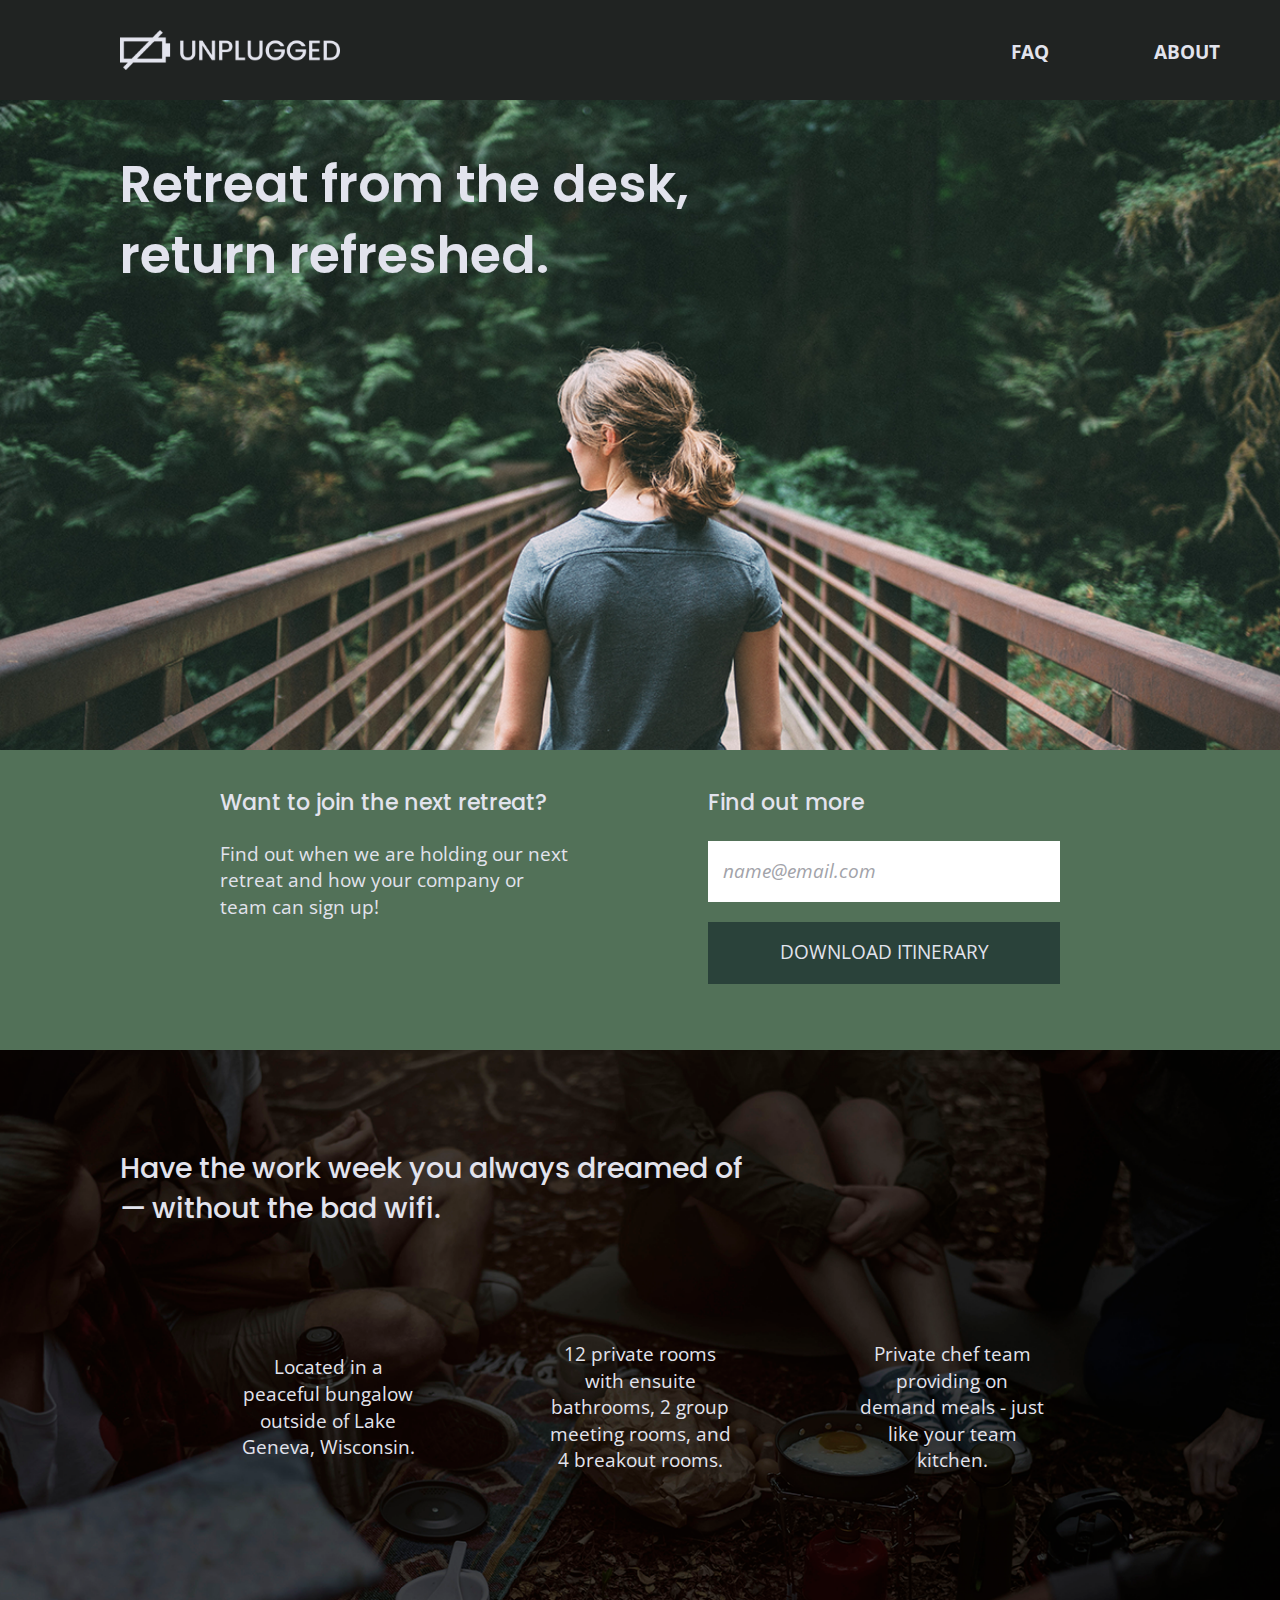
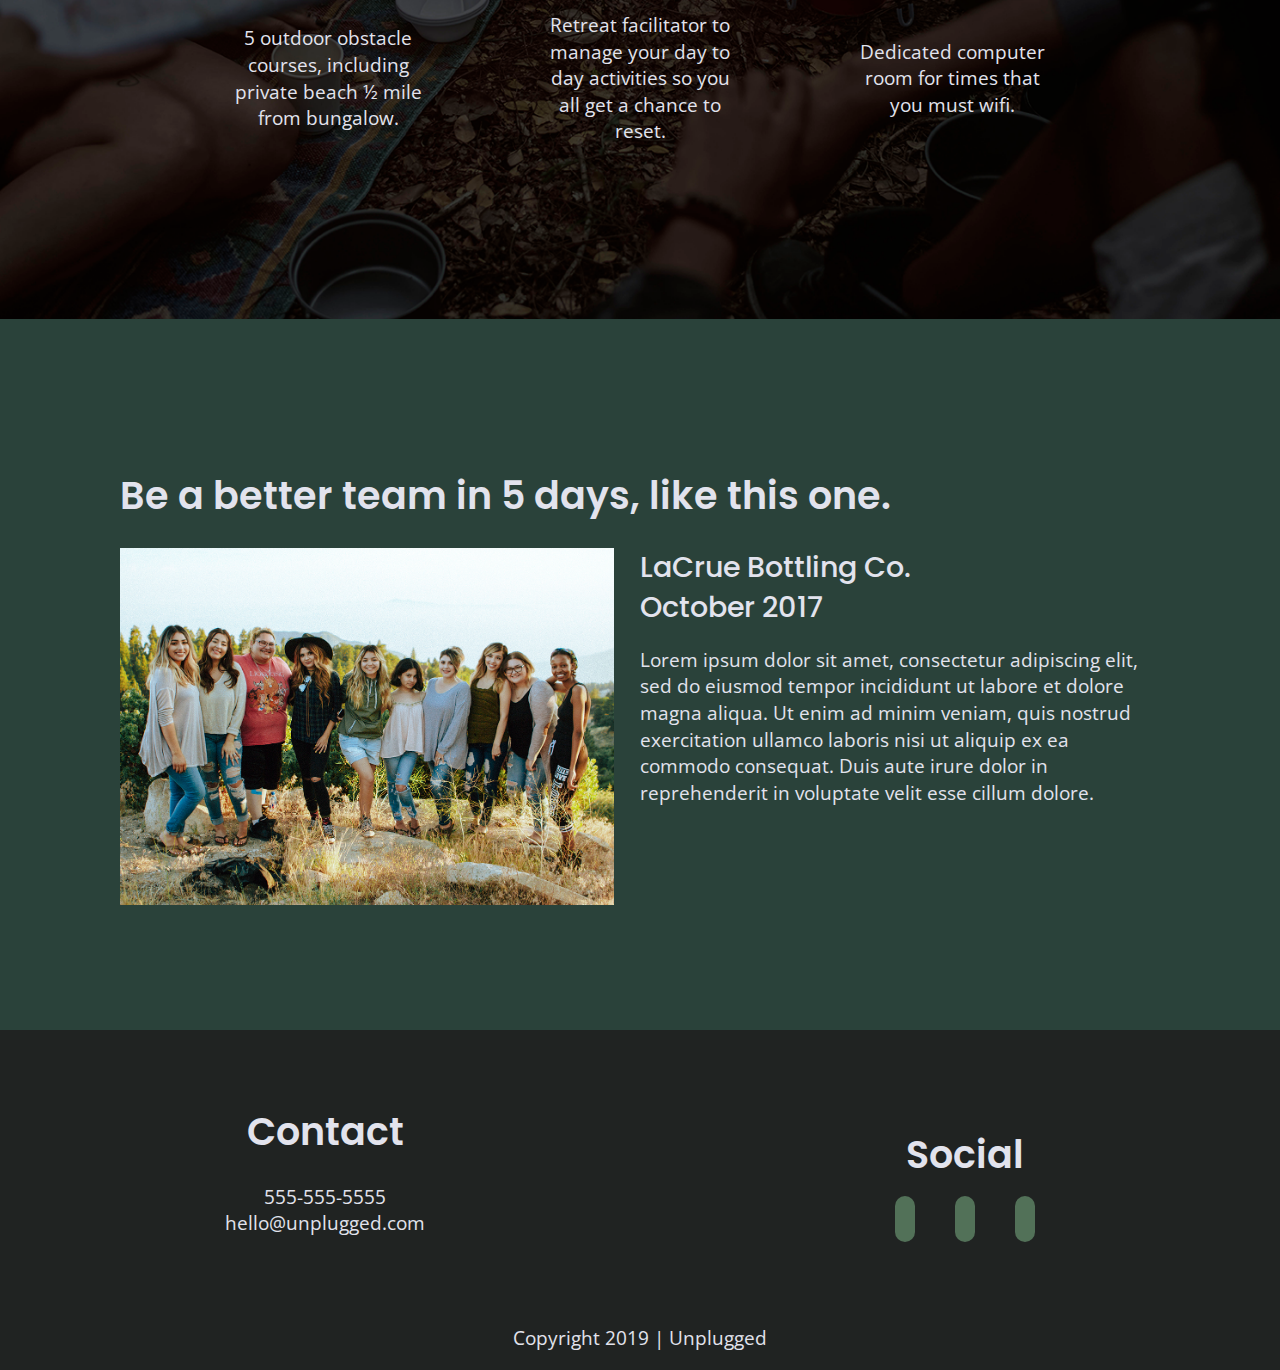
<file: index.html>
<!doctype html>
<html class="no-js" lang="">

<head>
  <meta charset="utf-8">
  <title>Unplugged Retreat | Home</title>
  <meta name="description" content="">
  <meta name="viewport" content="width=device-width, initial-scale=1">

  <link rel="manifest" href="site.webmanifest">
  <link rel="apple-touch-icon" href="icon.png">
  <!-- Place favicon.ico in the root directory -->

  <link rel="stylesheet" href="css/normalize.css">
  <link rel="stylesheet" href="css/main.css">
  <link href="https://fonts.googleapis.com/css?family=Open+Sans:400,500,600,700|Poppins:400,700&display=swap" rel="stylesheet">
  <link rel="stylesheet" href="https://use.fontawesome.com/releases/v5.5.0/css/all.css" integrity="sha384-B4dIYHKNBt8Bc12p+WXckhzcICo0wtJAoU8YZTY5qE0Id1GSseTk6S+L3BlXeVIU" crossorigin="anonymous">

  <meta name="theme-color" content="#fafafa">
</head>

<body>
  <div class="content-wrapper">
  <header>
    <a href="./index.html">
    <img src="./img/logo.png" class="logo" alt="Unplugged Logo" />
    </a>
    <nav>
      <ul>
        <li><a href="./faq/index.html">FAQ</a></li>
        <li><a href="./about/index.html">About</a></li>
      </ul>
    </nav>
  </header> 
  </div>

  <section class="hero">
    <div class="content-wrapper">
      <h1>Retreat from the desk, return refreshed.</h1>
    </div>
  </section>

  <section class="newsletter">
    <div class="content-wrapper">
      <div class="newsletter-content">
        <div class="newsletter-item">
        <h3>Want to join the next retreat?</h3>
        <p>Find out when we are holding our next retreat and how your 
          company or team can sign up!</p>
        </div>

        <div class="newsletter-item">
        <h3>Find out more</h3>
        <form>
          <input type="text" id="email" name="email" value="name@email.com" />
          <input type="submit" value="Download Itinerary" />
        </form>
        </div>
      </div>
      </div>
    </div>
  </section>

  <section class="features">
    <div class="content-wrapper">
      <h2>Have the work week you always dreamed of — without the bad wifi.</h2>
      <div class="features-content">
      <div class="features-items">
        <article>
          <i class="fas fa-campground fa-7x"></i>          
          <p class="features-item-description">
            Located in a peaceful bungalow outside of Lake Geneva, Wisconsin.
          </p>
        </article>
        <article>
          <i class="fas fa-bed fa-7x"></i>
          <p class="features-item-description">
            12 private rooms with ensuite bathrooms, 2 group meeting rooms, and 4 breakout rooms.
          </p>
        </article>
        <article>
          <i class="fas fa-utensils fa-7x"></i>
          <p class="features-item-description">
            Private chef team providing on demand meals - just like your team kitchen.
          </p>
        </article>
        <article>
          <i class="fas fa-shoe-prints fa-7x"></i>
          <p class="features-item-description">
            5 outdoor obstacle courses, including private beach ½ mile from bungalow.
          </p>
        </article>
        <article>
          <i class="fas fa-smile fa-7x"></i>
          <p class="features-item-description">
            Retreat facilitator to manage your day to day activities so you all get a chance to reset.
          </p>
        </article>
        <article>
          <i class="fas fa-wifi fa-7x"></i>
          <p class="features-item-description">
            Dedicated computer room for times that you must wifi.
          </p>
        </article>
      </div>
      </div>
    </div>
  </section>

  <section class="reviews">
    <div class="content-wrapper">
    <h1>Be a better team in 5 days, like this one.</h1>
      <div class="reviews-content">
        <article>
        <img src="./img/team.png" alt="LaCrue Bottling Co." />
        </article>
        <article>
          <h2>LaCrue Bottling Co.<br>
            October 2017</h2>
        <p>Lorem ipsum dolor sit amet, consectetur adipiscing elit, sed do eiusmod tempor incididunt ut labore et dolore magna aliqua. Ut enim ad minim veniam, quis nostrud exercitation ullamco laboris nisi ut aliquip ex ea commodo consequat. Duis aute irure dolor in reprehenderit in voluptate velit esse cillum dolore.</p>
        </article>
      </div>
    </div>
  </section>

  <footer>
    <div class="content-wrapper">
      <div class="footer-content">
        <article class="contact">
          <h1>Contact</h1>
          <p>555-555-5555<br>
            hello@unplugged.com</p>
        </article>
        <article>
          <h1>Social</h1>
            <a href="#"><i class="fab fa-facebook-f"></i></a>
            <a href="#"><i class="fab fa-twitter"></i></a>
            <a href="#"><i class="fab fa-instagram"></i></a>
        </article>
      </div>
    </div>
    <p>Copyright 2019  |  Unplugged</p>
  </footer>
</body>

</html>
</file>
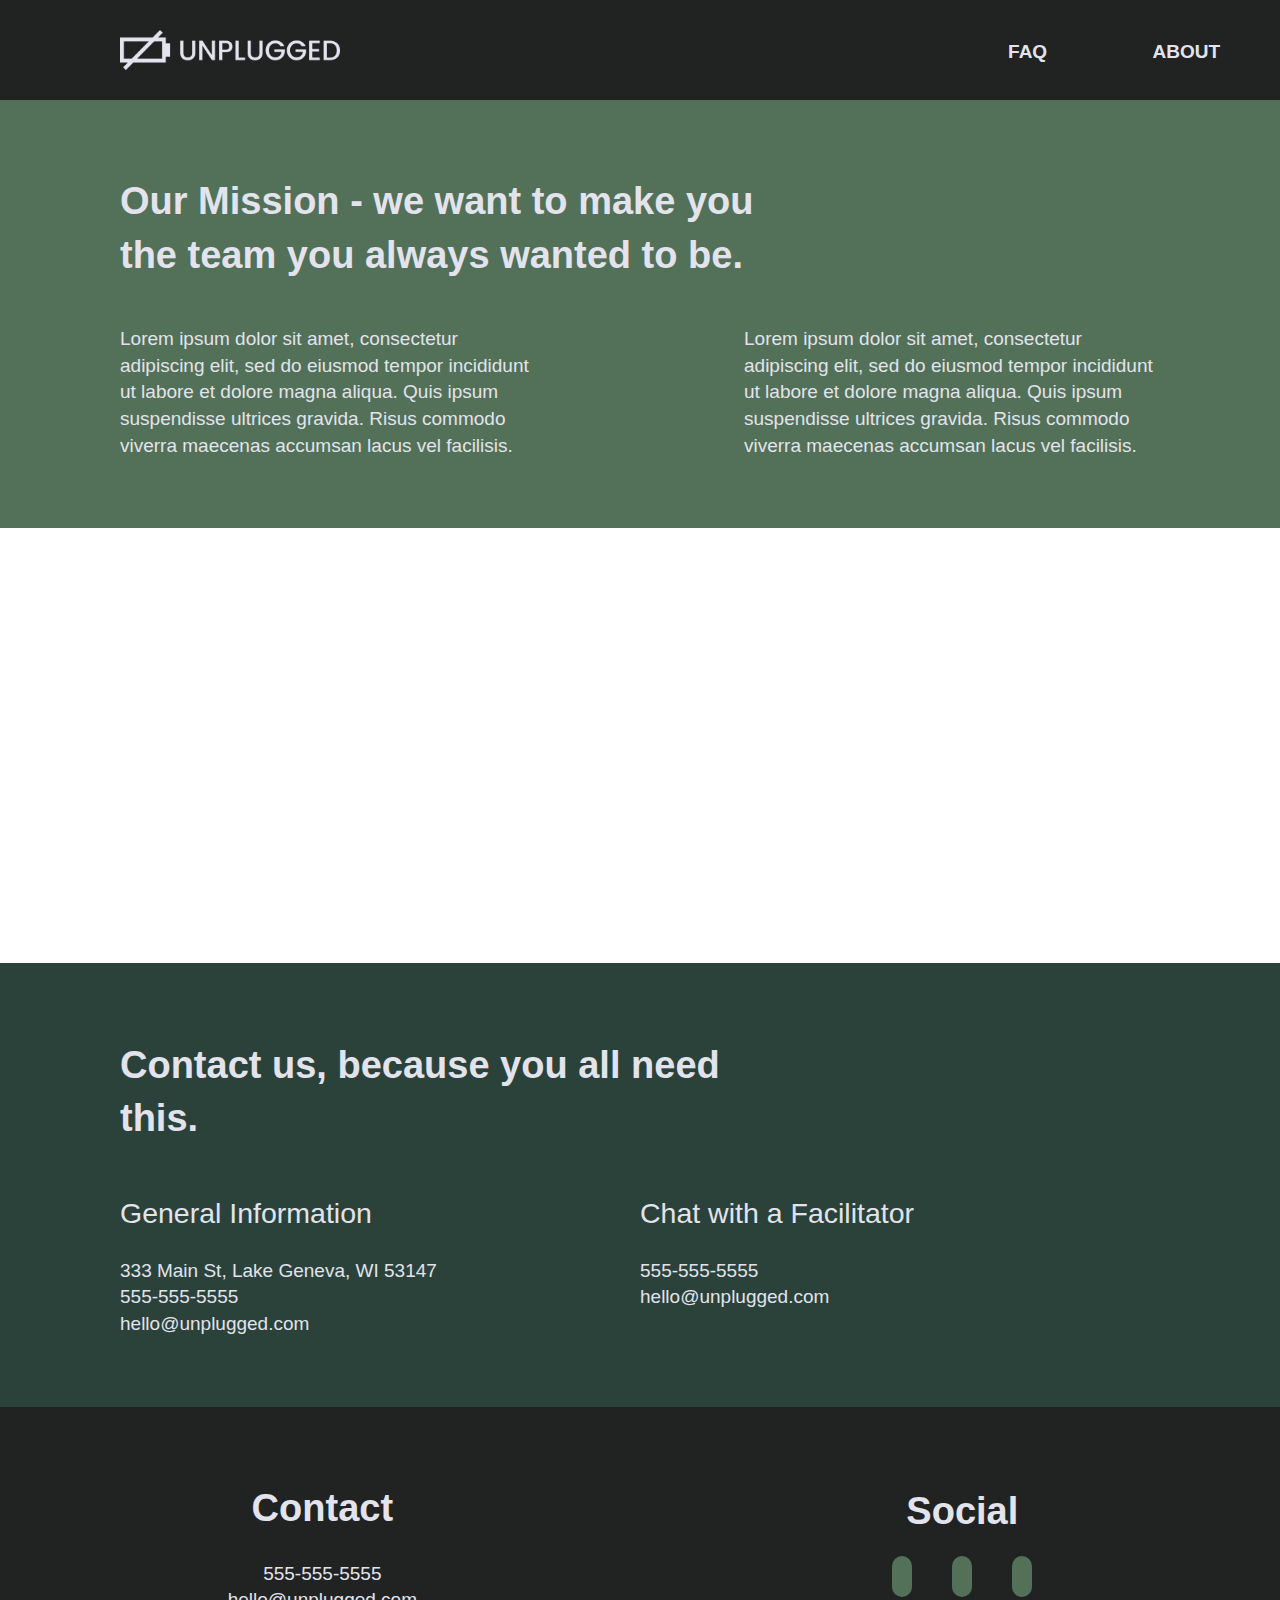
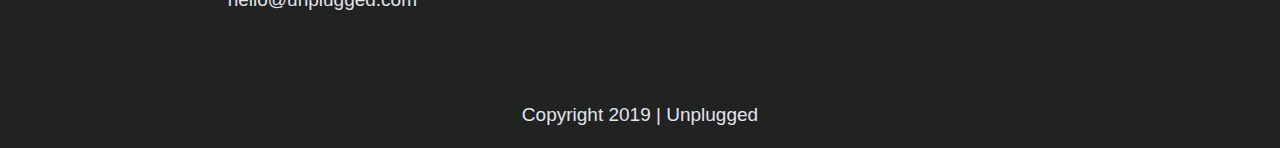
<file: about/index.html>
<!doctype html>
<html class="no-js" lang="">

<head>
  <meta charset="utf-8">
  <title>Unplugged Retreat | Home</title>
  <meta name="description" content="">
  <meta name="viewport" content="width=device-width, initial-scale=1">

  <link rel="manifest" href="site.webmanifest">
  <link rel="apple-touch-icon" href="icon.png">
  <!-- Place favicon.ico in the root directory -->

  <link rel="stylesheet" href="../css/normalize.css">
  <link rel="stylesheet" href="../css/main.css">
  <link rel="stylesheet" href="https://use.fontawesome.com/releases/v5.5.0/css/all.css" integrity="sha384-B4dIYHKNBt8Bc12p+WXckhzcICo0wtJAoU8YZTY5qE0Id1GSseTk6S+L3BlXeVIU" crossorigin="anonymous">

  <meta name="theme-color" content="#fafafa">
</head>

<body>
  <div class="content-wrapper">
  <header>
    <a href="../index.html"><img src="../img/logo.png" class="logo" alt="Unplugged Logo" /></a>
    <nav>
      <ul>
        <li><a href="../faq/index.html">FAQ</a></li>
        <li><a href="../about/index.html">About</a></li>
      </ul>
    </nav>
  </header> 
  </div>

  <section class="about">
    <div class="content-wrapper">
    <h1>Our Mission - we want to make you the team you always wanted to be. </h1>
      <div class="about-content">
        <article>
          <p>Lorem ipsum dolor sit amet, consectetur adipiscing elit, sed do eiusmod tempor incididunt ut labore et dolore magna aliqua. Quis ipsum suspendisse ultrices gravida. Risus commodo viverra maecenas accumsan lacus vel facilisis.</p>
        </article>
        <article>
          <p>Lorem ipsum dolor sit amet, consectetur adipiscing elit, sed do eiusmod tempor incididunt ut labore et dolore magna aliqua. Quis ipsum suspendisse ultrices gravida. Risus commodo viverra maecenas accumsan lacus vel facilisis.</p>
        </article>
      </div>
    </div>
  </section>

  <section class="map">
    <figure>
      <iframe src="https://www.google.com/maps/embed?pb=!1m18!1m12!1m3!1d47005.09751956252!2d-88.46144687772828!3d42.58037271805281!2m3!1f0!2f0!3f0!3m2!1i1024!2i768!4f13.1!3m3!1m2!1s0x880584e9f85c4509%3A0x9eb9a6efc12afe43!2sLake%20Geneva%2C%20WI%2053147!5e0!3m2!1sen!2sus!4v1586313062652!5m2!1sen!2sus" width="600" height="450" frameborder="0" style="border:0;" allowfullscreen="" aria-hidden="false" tabindex="0"></iframe>
    </figure>
  </section>

  <section class="contact-us">
    <div class="content-wrapper">
    <h1>Contact us, because you all need this.</h1>
      <div class="about-content">
        <article>
        <p><h2>General Information</h2></p>
        <p>333 Main St, Lake Geneva, WI 53147<br>
          555-555-5555<br>
          hello@unplugged.com</p>
        </article>
        <article>
          <p><h2>Chat with a Facilitator</h2></p>
          <p>555-555-5555<br>
          hello@unplugged.com</p>
        </article>
      </div>
    </div>
  </section>


  <footer>
    <div class="content-wrapper">
      <div class="footer-content">
        <article class="contact">
          <h1>Contact</h1>
          <p>555-555-5555<br>
            hello@unplugged.com</p>
        </article>
        <article class="social">
          <h1>Social</h1>
            <a href="#"><i class="fab fa-facebook-f"></i></a>
            <a href="#"><i class="fab fa-twitter"></i></a>
            <a href="#"><i class="fab fa-instagram"></i></a>
        </article>
      </div>
    </div>
    <p>Copyright 2019  |  Unplugged</p>
  </footer>
</body>

</html>
</file>
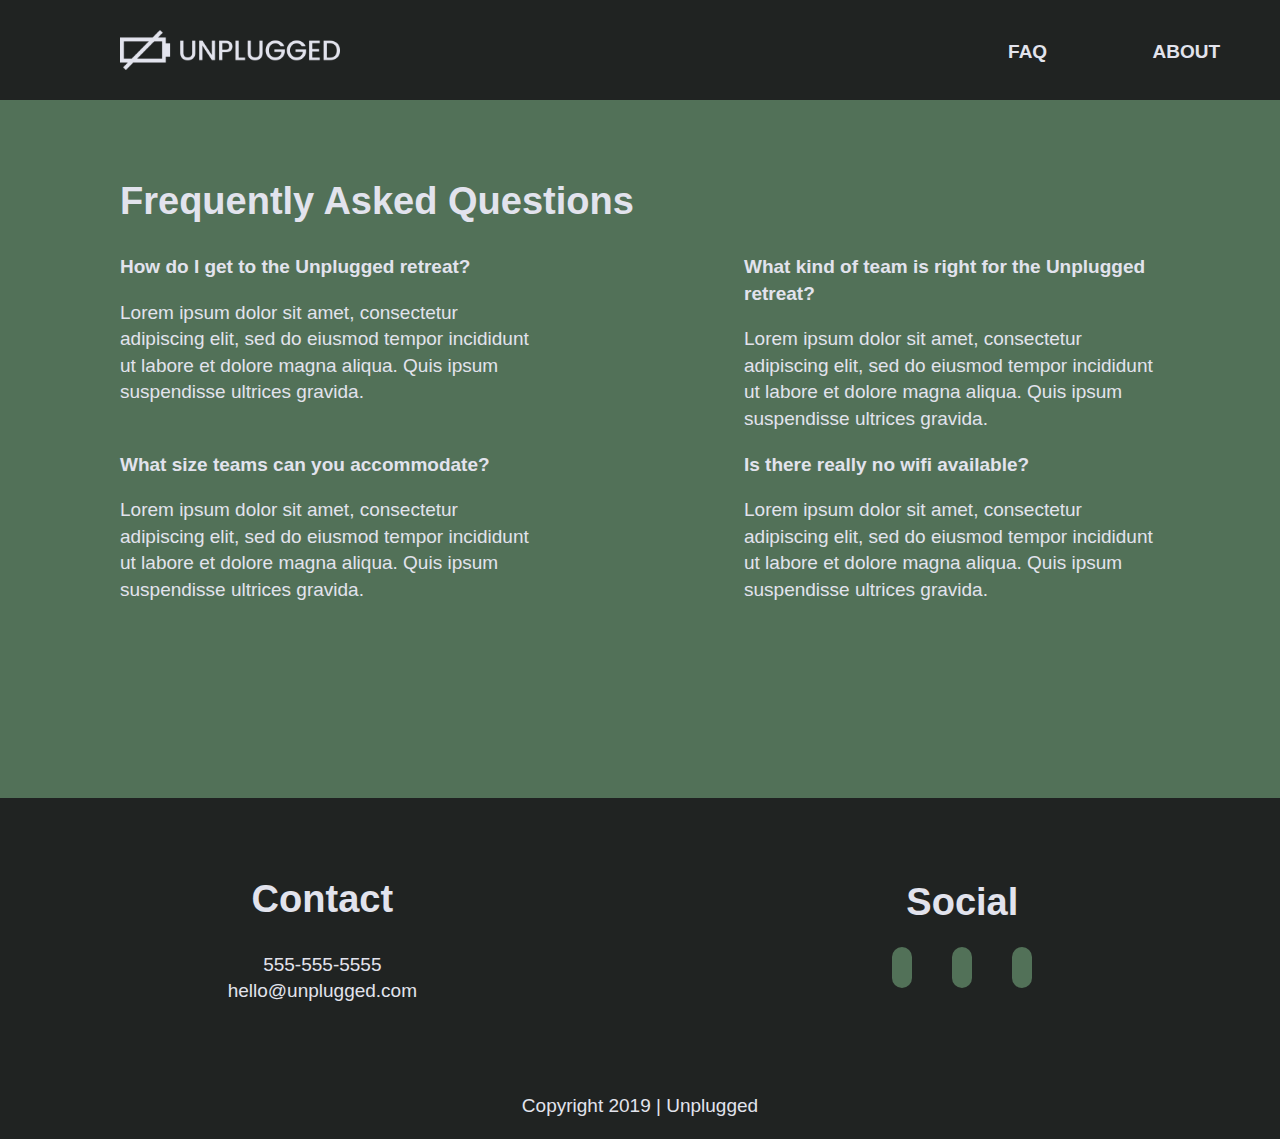
<file: faq/index.html>
<!doctype html>
<html class="no-js" lang="">

<head>
  <meta charset="utf-8">
  <title>Unplugged Retreat | Home</title>
  <meta name="description" content="">
  <meta name="viewport" content="width=device-width, initial-scale=1">

  <link rel="manifest" href="site.webmanifest">
  <link rel="apple-touch-icon" href="icon.png">
  <!-- Place favicon.ico in the root directory -->

  <link rel="stylesheet" href="../css/normalize.css">
  <link rel="stylesheet" href="../css/main.css">
  <link rel="stylesheet" href="https://use.fontawesome.com/releases/v5.5.0/css/all.css" integrity="sha384-B4dIYHKNBt8Bc12p+WXckhzcICo0wtJAoU8YZTY5qE0Id1GSseTk6S+L3BlXeVIU" crossorigin="anonymous">

  <meta name="theme-color" content="#fafafa">
</head>

<body>
  <div class="content-wrapper">
  <header>
    <a href="../index.html"><img src="../img/logo.png" class="logo" alt="Unplugged Logo" /></a>
    <nav>
      <ul>
        <li><a href="../faq/index.html">FAQ</a></li>
        <li><a href="../about/index.html">About</a></li>
      </ul>
    </nav>
  </header> 
  </div>

  <section class="faq">
    <div class="content-wrapper">
    <h1>Frequently Asked Questions</h1>
      <div class="faq-content">
        <article>
          <b>How do I get to the Unplugged retreat?</b>
          <p>Lorem ipsum dolor sit amet, consectetur adipiscing elit, sed do eiusmod tempor incididunt ut labore et dolore magna aliqua. Quis ipsum suspendisse ultrices gravida.</p>
        </article>
        <article>
          <b>What kind of team is right for the Unplugged retreat?</b>
          <p>Lorem ipsum dolor sit amet, consectetur adipiscing elit, sed do eiusmod tempor incididunt ut labore et dolore magna aliqua. Quis ipsum suspendisse ultrices gravida.</p>
        </article>
        <article>
          <b>What size teams can you accommodate?</b>
          <p>Lorem ipsum dolor sit amet, consectetur adipiscing elit, sed do eiusmod tempor incididunt ut labore et dolore magna aliqua. Quis ipsum suspendisse ultrices gravida.</p>
        </article>
        <article>
          <b>Is there really no wifi available?</b>
          <p>Lorem ipsum dolor sit amet, consectetur adipiscing elit, sed do eiusmod tempor incididunt ut labore et dolore magna aliqua. Quis ipsum suspendisse ultrices gravida.</p>
        </article>
      </div>
    </div>
  </section>

  <footer>
    <div class="content-wrapper">
      <div class="footer-content">
        <article class="contact">
          <h1>Contact</h1>
          <p>555-555-5555<br>
            hello@unplugged.com</p>
        </article>
        <article class="social">
          <h1>Social</h1>
            <a href="#"><i class="fab fa-facebook-f"></i></a>
            <a href="#"><i class="fab fa-twitter"></i></a>
            <a href="#"><i class="fab fa-instagram"></i></a>
        </article>
      </div>
    </div>
    <p>Copyright 2019  |  Unplugged</p>
  </footer>
</body>

</html>
</file>
<file: css/main.css>
/*! HTML5 Boilerplate v7.3.0 | MIT License | https://html5boilerplate.com/ */

/* main.css 2.0.0 | MIT License | https://github.com/h5bp/main.css#readme */
/*
 * What follows is the result of much research on cross-browser styling.
 * Credit left inline and big thanks to Nicolas Gallagher, Jonathan Neal,
 * Kroc Camen, and the H5BP dev community and team.
 */

/* ==========================================================================
   Base styles: opinionated defaults
   ========================================================================== */

   html {
    color: #222;
    font-size: 1em;
    line-height: 1.4;
  }
  
  /*
   * Remove text-shadow in selection highlight:
   * https://twitter.com/miketaylr/status/12228805301
   *
   * Vendor-prefixed and regular ::selection selectors cannot be combined:
   * https://stackoverflow.com/a/16982510/7133471
   *
   * Customize the background color to match your design.
   */
  
  ::-moz-selection {
    background: #b3d4fc;
    text-shadow: none;
  }
  
  ::selection {
    background: #b3d4fc;
    text-shadow: none;
  }
  
  /*
   * A better looking default horizontal rule
   */
  
  hr {
    display: block;
    height: 1px;
    border: 0;
    border-top: 1px solid #ccc;
    margin: 1em 0;
    padding: 0;
  }
  
  /*
   * Remove the gap between audio, canvas, iframes,
   * images, videos and the bottom of their containers:
   * https://github.com/h5bp/html5-boilerplate/issues/440
   */
  
  audio,
  canvas,
  iframe,
  img,
  svg,
  video {
    vertical-align: middle;
  }
  
  /*
   * Remove default fieldset styles.
   */
  
  fieldset {
    border: 0;
    margin: 0;
    padding: 0;
  }
  
  /*
   * Allow only vertical resizing of textareas.
   */
  
  textarea {
    resize: vertical;
  }
  
  /* ==========================================================================
     Browser Upgrade Prompt
     ========================================================================== */
  
  .browserupgrade {
    margin: 0.2em 0;
    background: #ccc;
    color: #000;
    padding: 0.2em 0;
  }
  
  /* Main Styles */

  body {
    font-family: 'Open Sans', sans-serif;
    font-size: 19px;
    color: #e2e3ed;
  }

  h1,
  h2,
  h3 {
    font-family: 'Poppins', sans-serif;
  }

  h1 {
    font-weight: 600;
  }

  h2,
  h3 {
    font-weight: 500;
  }

  .content-wrapper {
    margin: 0 20px;
  }


  .features,
  .reviews,
  .footer-content {
    padding: 50px 0;
  }

  header,
  footer,
  .features-content {
    display: flex;
    justify-content: center;
    align-items: center;
  }

  /* Header */

  header {
    background-color: #202322;
    flex-direction: column;
    margin: 0 -20px;
  }

  .logo {
    width: 220px;
    height: 40px;
    padding: 15px 0;
  }

  /* Navigation */

  nav {
    border-top: 1px solid #3a3a3a;
    width: 100%;
    text-align: center;
  }

  nav ul {
    list-style-type: none;
  }

  nav ul li {
    color: #e2e3ed;
    display: inline-block;
    margin-right: 60px;
  }

  nav a {
    color: #e2e3ed;
    font-weight: 700;
    text-decoration: none;
    text-transform: uppercase;
  }

  /* Hero */

  .hero {
    background: url('../img/hero.png') center;
    height: 500px;
    width: 100%;
  }

  .hero .content-wrapper {
    margin-top: -27px;
  }

  .hero h1 {
    padding-top: 50px;
  }

  /* Newsletter */

  .newsletter-content {
    display: flex;
    justify-content: flex-start;
    align-items: flex-start;
    flex-direction: column;
    background: #527158;
    height: 430px;
    margin: 0px -20px 0px -20px;
    padding: 5px 0px;
  }

  .newsletter-item {
    width: 85%;
    margin-bottom: -40px;
    padding: 15px 20px 0px 20px;
  }

  /* Newsletter Form */

  input[type=text] {
    border: none;
    box-sizing: border-box;
    color: #a2a3a9;
    font-style: italic;
    margin-bottom: 20px;
    padding: 20px 15px;
    width: 100%;
  }

  input[type=submit] {
    background: #2a423a;
    box-sizing: border-box;
    display: inline-block;
    border: none;
    color: #e2e3ed;
    padding: 20px 15px;
    text-align: center;
    text-transform: uppercase;
    width: 100%;
  }

  /* Features */

  .features {
    background: url('../img/features.png') center;
    background-size: cover;
  }

  .features .content-wrapper {
    padding-top: 55px;
  }

  .features-content h2 {
    margin-bottom: 60px;
  }

  .features-content .features-items {
    display: flex;
    justify-content: center;
    align-items: center;
    flex-flow: row wrap;
    text-align: center;
  }

  .features-content article {
    width: 63%;
    margin: 30px 0;
  }

  .features-content i {
    color: #e2e3ed;
  }

  .features-content p {
    padding-top: 40px;
  }

  /* Reviews */

  .reviews {
    background: #2a423a;
  }

  .reviews img {
    width: 100%;
  }

  /* Footer */

  footer {
      background: #202322;
      flex-direction: column;
      text-align: center;
    }


  footer article.contact {
    padding-bottom: 55px;
  }

  footer i {
    background: #527158;
    border-radius: 25px;
    color: #e2e3ed;
    width: 20px;
    height: 20px;
    padding: 10px;
    margin: 0px 20px;
  }

  /* FAQ Page */

  .faq {
    background: #527158;
    padding: 50px 0px;
  }
  
  .faq-content {
    display: flex;
    flex-direction: column;
    padding-bottom: 125px;
  }

  /* About Page */

  .about {
    background: #527158;
    padding: 50px 0px;
  }

  .map figure {
    width: 100%;
    height: 0;
    padding-bottom: 80%;
    overflow: hidden;
    position: relative;
    margin: 0;
  }

  .map iframe {
    width: 100%;
    height: 100%;
    position: absolute;
    top: 0;
    left: 0;
  }

  .contact-us {
    background: #2a423a;
    padding: 50px 0px;
  }

  .contact-us-content {
    display: flex;
    flex-direction: column;
  }


  
/* Tablet Styles */

@media (min-width: 768px) {

  .content-wrapper {
    margin: 0 60px;
  }

  nav {
    border-top: none;
    width: inherit;
    height: 100px;
  }

  nav ul li {
    padding-top: 20px;
    padding-left: 40px;
  }

  header {
    margin: 0 -60px;
    flex-direction: row;
    justify-content: space-between;
  }

  .logo {
    margin: 0 0 0 60px;
  }

  /* Hero */

  .hero {
    background-size: 100%;
    height: 500px;
  }

  .hero h1 {
    width: 70%;
    font-size: 2.55rem;
  }

  .hero .content-wrapper {
    height: 645px;
  }

  /* Newsletter */

  .newsletter-content {
    display: flex;
    justify-content: space-between;
    flex-direction: row;
    margin: 0px -60px;
    height: 300px;
    padding: 0px 55px;
  }

  .newsletter-item {
    width: 40%;
  }



  /* Features */

  .features .content-wrapper {
    margin-top: -50px;
  }

  .features article {
    display: flex;
    justify-content: center;
    align-items: center;
    flex-flow: column wrap;
    flex-basis: 50%;
  }
  
  .features .features-item-description {
    width: 50%;
  }

  /* Reviews */

  .reviews-content {
    display: flex;
    flex-direction: row;
  }

  .reviews-content h2 {
    margin: 0;    
    padding: 0;
  }

  .reviews-content article {
    width: 50%;
  }

  .reviews-content img {
    width: 95%;
  }

  /* Footer */

  footer .content-wrapper {
    width: 100%;
  }

  .footer-content {
    display: flex;
    justify-content: space-around;
    align-items: center;
  }

  footer article.contact {
    padding-bottom: 0px;
  }

  footer article.social {
    margin-top: -40px;
    margin-bottom: 0px;
  }

  /* FAQ Page */

.faq-content {
    display: flex;
    flex-flow: row wrap;
    justify-content: space-between;
  }

  .faq article {
    width: 45%;
  }

  /* About Page */

  .about-content {
    display: flex;
    flex-flow: row nowrap;
    justify-content: space-between;
  }

  .about-content article {
    width: 45%;
  }

  .map figure {
    height: 34%;
    padding-bottom: 34%;
  }

  .contact-us h1 {
    width: 66%;
  }

}

  /* Desktop Styles */

  @media (min-width: 1200px) {

    .content-wrapper {
      margin: 0 120px;
    }

    /* Hero */

    header {
      margin: 0 -120px;
      justify-content: space-between;
    }

    .logo {
      margin: 0 0 0 120px;
    }

    nav {
      height: 100px;
    }

    nav ul li {
      padding-top: 20px;
      padding-left: 40px;
    }

    /* Hero */

    .hero {
      background-size: cover;
      background-position: center;
      height: 650px;
      margin-top: 27px;
    }

    .hero h1 {
      width: 55%;
      font-size: 3.15rem;
      margin: 0;
    }

    /* Newsletter */

    .newsletter .newsletter-content {
      margin: 0px -120px;
      height: 300px;
      padding: 0px 200px;
    }

    /* Features */

    .features h2 {
      width: 60%;
    }

    .features .content-wrapper {
      padding: 75px 0px;
    }

    .features article {
      display: flex;
      justify-content: center;
      align-items: center;
      flex-flow: column wrap;
      flex-basis: 30%;
    }
    
    .features .features-item-description {
      width: 60%;
    }

    /* Reviews */

    .reviews .content-wrapper {
      padding: 75px 0;
    }

    /* FAQ Page */

    .faq article {
      width: 40%;
    }

    /* About Page */

    .about h1 {
      width: 62%;
    }
    
    .about article {
      width: 40%;
    }

    .contact-us article {
      width: 50%;
    }



  }
  
  /* ==========================================================================
     Helper classes
     ========================================================================== */
  
  /*
   * Hide visually and from screen readers
   */
  
  .hidden {
    display: none !important;
  }
  
  /*
  * Hide only visually, but have it available for screen readers:
  * https://snook.ca/archives/html_and_css/hiding-content-for-accessibility
  *
  * 1. For long content, line feeds are not interpreted as spaces and small width
  *    causes content to wrap 1 word per line:
  *    https://medium.com/@jessebeach/beware-smushed-off-screen-accessible-text-5952a4c2cbfe
  */
  
  .sr-only {
    border: 0;
    clip: rect(0, 0, 0, 0);
    height: 1px;
    margin: -1px;
    overflow: hidden;
    padding: 0;
    position: absolute;
    white-space: nowrap;
    width: 1px;
    /* 1 */
  }
  
  /*
  * Extends the .sr-only class to allow the element
  * to be focusable when navigated to via the keyboard:
  * https://www.drupal.org/node/897638
  */
  
  .sr-only.focusable:active,
  .sr-only.focusable:focus {
    clip: auto;
    height: auto;
    margin: 0;
    overflow: visible;
    position: static;
    white-space: inherit;
    width: auto;
  }
  
  /*
  * Hide visually and from screen readers, but maintain layout
  */
  
  .invisible {
    visibility: hidden;
  }
  
  /*
  * Clearfix: contain floats
  *
  * For modern browsers
  * 1. The space content is one way to avoid an Opera bug when the
  *    `contenteditable` attribute is included anywhere else in the document.
  *    Otherwise it causes space to appear at the top and bottom of elements
  *    that receive the `clearfix` class.
  * 2. The use of `table` rather than `block` is only necessary if using
  *    `:before` to contain the top-margins of child elements.
  */
  
  .clearfix:before,
  .clearfix:after {
    content: " ";
    /* 1 */
    display: table;
    /* 2 */
  }
  
  .clearfix:after {
    clear: both;
  }
  
  /* ==========================================================================
     EXAMPLE Media Queries for Responsive Design.
     These examples override the primary ('mobile first') styles.
     Modify as content requires.
     ========================================================================== */
  
  @media only screen and (min-width: 35em) {
    /* Style adjustments for viewports that meet the condition */
  }
  
  @media print,
    (-webkit-min-device-pixel-ratio: 1.25),
    (min-resolution: 1.25dppx),
    (min-resolution: 120dpi) {
    /* Style adjustments for high resolution devices */
  }
  
  /* ==========================================================================
     Print styles.
     Inlined to avoid the additional HTTP request:
     https://www.phpied.com/delay-loading-your-print-css/
     ========================================================================== */
  
  @media print {
    *,
    *:before,
    *:after {
      background: transparent !important;
      color: #000 !important;
      /* Black prints faster */
      box-shadow: none !important;
      text-shadow: none !important;
    }
    a,
    a:visited {
      text-decoration: underline;
    }
    a[href]:after {
      content: " (" attr(href) ")";
    }
    abbr[title]:after {
      content: " (" attr(title) ")";
    }
    /*
       * Don't show links that are fragment identifiers,
       * or use the `javascript:` pseudo protocol
       */
    a[href^="#"]:after,
    a[href^="javascript:"]:after {
      content: "";
    }
    pre {
      white-space: pre-wrap !important;
    }
    pre,
    blockquote {
      border: 1px solid #999;
      page-break-inside: avoid;
    }
    /*
       * Printing Tables:
       * https://web.archive.org/web/20180815150934/http://css-discuss.incutio.com/wiki/Printing_Tables
       */
    thead {
      display: table-header-group;
    }
    tr,
    img {
      page-break-inside: avoid;
    }
    p,
    h2,
    h3 {
      orphans: 3;
      widows: 3;
    }
    h2,
    h3 {
      page-break-after: avoid;
    }
  }
</file>
